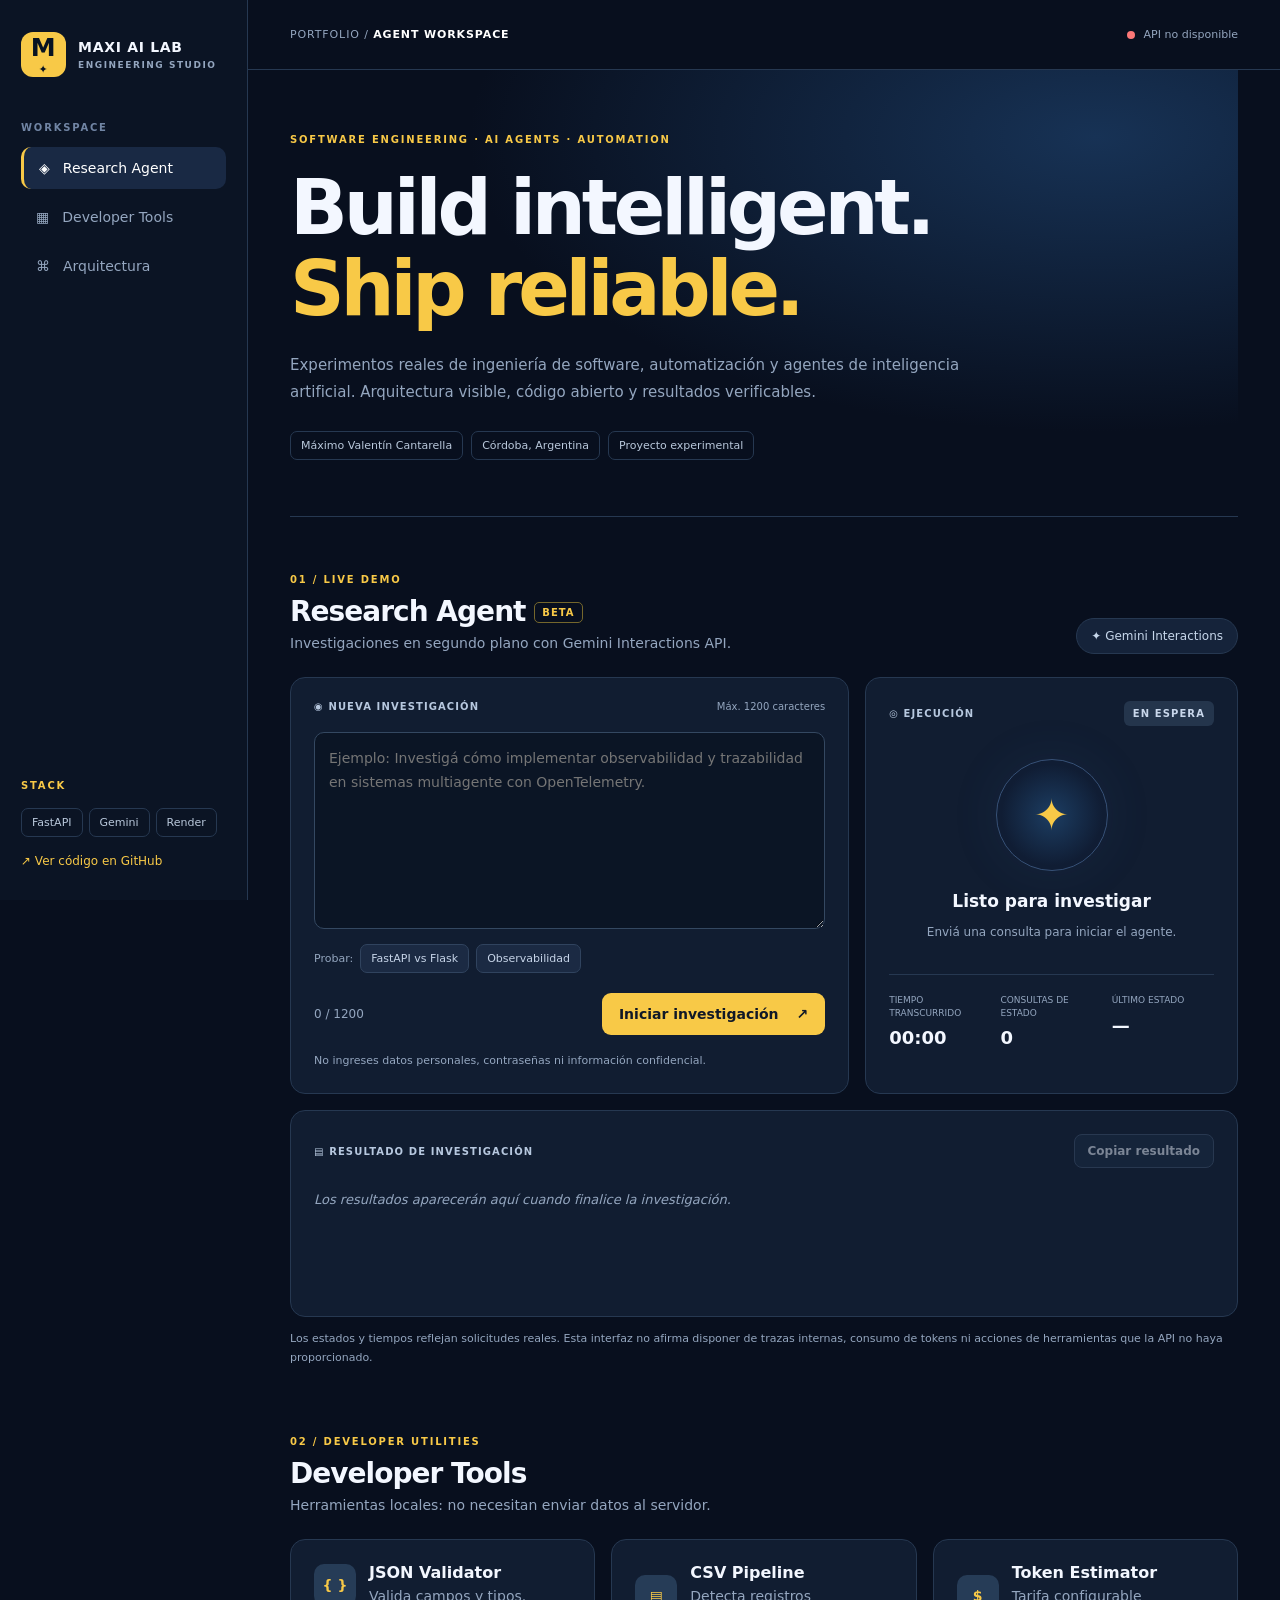
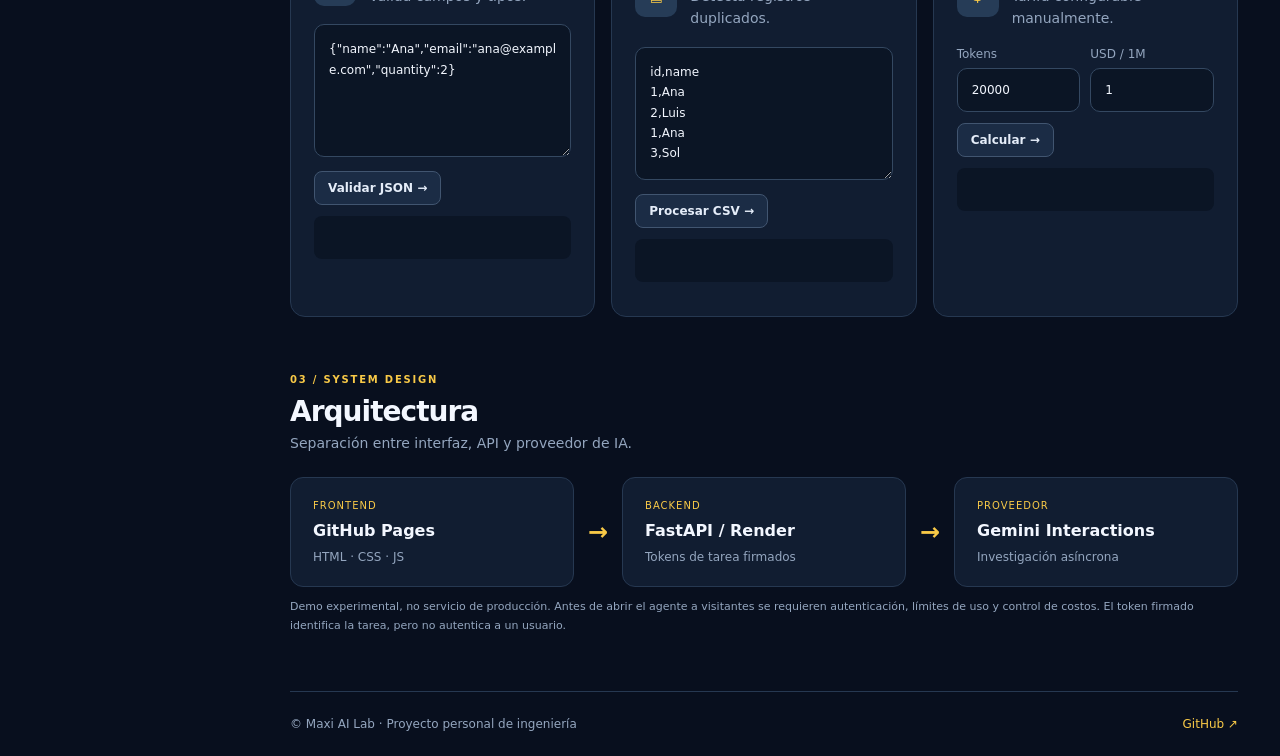
<file: index.html>
<!doctype html>
<html lang="es"><head><meta charset="utf-8"><meta name="viewport" content="width=device-width,initial-scale=1"><meta name="theme-color" content="#080f1e"><meta name="description" content="Maxi AI Lab: agentes de investigación, automatización y herramientas de ingeniería."><title>Maxi AI Lab | Agent Engineering</title><link rel="stylesheet" href="styles.css"></head>
<body>
<div class="shell">
<aside class="sidebar"><a class="brand" href="#inicio"><span class="brand-mark">M<span>✦</span></span><span>MAXI <strong>AI LAB</strong><small>ENGINEERING STUDIO</small></span></a><div class="nav-heading">WORKSPACE</div><nav><a class="nav-link active" href="#agente">◈ <span>Research Agent</span></a><a class="nav-link" href="#herramientas">▦ <span>Developer Tools</span></a><a class="nav-link" href="#arquitectura">⌘ <span>Arquitectura</span></a></nav><div class="side-bottom"><div class="tiny-label">STACK</div><div class="stack-tags"><span>FastAPI</span><span>Gemini</span><span>Render</span></div><a href="https://github.com/maxicantarella1/maxi-ai-lab" target="_blank" rel="noopener noreferrer">↗ Ver código en GitHub</a></div></aside>
<div class="content"><header class="topbar"><span>PORTFOLIO / <strong>AGENT WORKSPACE</strong></span><div class="live-indicator"><span id="api-dot" class="dot"></span><span id="api-state">Verificando API…</span></div></header><main id="inicio">
<div class="hero"><div class="eyebrow">SOFTWARE ENGINEERING · AI AGENTS · AUTOMATION</div><h1>Build intelligent.<br><em>Ship reliable.</em></h1><p>Experimentos reales de ingeniería de software, automatización y agentes de inteligencia artificial. Arquitectura visible, código abierto y resultados verificables.</p><div class="hero-meta"><span>Máximo Valentín Cantarella</span><span>Córdoba, Argentina</span><span>Proyecto experimental</span></div></div>
<section id="agente" class="workspace"><div class="section-heading"><div><span class="overline">01 / LIVE DEMO</span><h2>Research Agent <span class="beta">BETA</span></h2><p>Investigaciones en segundo plano con Gemini Interactions API.</p></div><div class="model-pill">✦ Gemini Interactions</div></div><div class="work-grid"><div class="panel prompt-panel"><div class="panel-heading"><span>◉ NUEVA INVESTIGACIÓN</span><span class="hint">Máx. 1200 caracteres</span></div><form id="research-form"><label for="research-question" class="sr-only">Pregunta de investigación</label><textarea id="research-question" rows="7" minlength="5" maxlength="1200" required placeholder="Ejemplo: Investigá cómo implementar observabilidad y trazabilidad en sistemas multiagente con OpenTelemetry."></textarea><div class="examples"><span>Probar:</span><button type="button" class="chip" data-example="Compará FastAPI y Flask para construir APIs de inteligencia artificial.">FastAPI vs Flask</button><button type="button" class="chip" data-example="Investigá buenas prácticas de observabilidad en sistemas multiagente.">Observabilidad</button></div><div class="form-footer"><span id="char-count">0 / 1200</span><button class="primary-btn" id="research-submit" type="submit">Iniciar investigación <span>↗</span></button></div></form><p class="privacy-note">No ingreses datos personales, contraseñas ni información confidencial.</p></div><div class="panel monitor-panel"><div class="panel-heading"><span>◎ EJECUCIÓN</span><span id="state-badge" class="state-badge">EN ESPERA</span></div><div class="monitor-visual"><div class="orb" id="orb"><div class="orb-inner">✦</div></div><div class="monitor-title" id="research-status" role="status" aria-live="polite">Listo para investigar</div><p id="monitor-description">Enviá una consulta para iniciar el agente.</p></div><div class="metrics"><div><small>TIEMPO TRANSCURRIDO</small><strong id="elapsed">00:00</strong></div><div><small>CONSULTAS DE ESTADO</small><strong id="polls">0</strong></div><div><small>ÚLTIMO ESTADO</small><strong id="provider-state">—</strong></div></div></div></div><div class="panel results-panel"><div class="panel-heading"><span>▤ RESULTADO DE INVESTIGACIÓN</span><button type="button" id="copy-result" class="secondary-btn" disabled>Copiar resultado</button></div><div id="research-output" class="research-output" aria-live="polite"><p class="empty-result">Los resultados aparecerán aquí cuando finalice la investigación.</p></div></div><p class="source-note">Los estados y tiempos reflejan solicitudes reales. Esta interfaz no afirma disponer de trazas internas, consumo de tokens ni acciones de herramientas que la API no haya proporcionado.</p></section>
<section id="herramientas" class="tools-section"><div class="section-heading"><div><span class="overline">02 / DEVELOPER UTILITIES</span><h2>Developer Tools</h2><p>Herramientas locales: no necesitan enviar datos al servidor.</p></div></div><div class="tools-grid"><article class="panel tool-card"><div class="tool-head"><span class="tool-icon">{ }</span><div><h3>JSON Validator</h3><p>Valida campos y tipos.</p></div></div><label for="json" class="sr-only">JSON</label><textarea id="json" rows="5">{"name":"Ana","email":"ana@example.com","quantity":2}</textarea><button id="validate" type="button" class="secondary-btn">Validar JSON →</button><pre id="validation" class="tool-result"></pre></article><article class="panel tool-card"><div class="tool-head"><span class="tool-icon">▤</span><div><h3>CSV Pipeline</h3><p>Detecta registros duplicados.</p></div></div><label for="csv" class="sr-only">CSV</label><textarea id="csv" rows="5">id,name
1,Ana
2,Luis
1,Ana
3,Sol</textarea><button id="process" type="button" class="secondary-btn">Procesar CSV →</button><pre id="csvResult" class="tool-result"></pre></article><article class="panel tool-card"><div class="tool-head"><span class="tool-icon">$</span><div><h3>Token Estimator</h3><p>Tarifa configurable manualmente.</p></div></div><div class="input-pair"><label for="tokens">Tokens<input id="tokens" type="number" min="0" value="20000"></label><label for="rate">USD / 1M<input id="rate" type="number" min="0" step="0.01" value="1"></label></div><button id="calculate" type="button" class="secondary-btn">Calcular →</button><pre id="estimate" class="tool-result"></pre></article></div></section>
<section id="arquitectura" class="architecture"><div class="section-heading"><div><span class="overline">03 / SYSTEM DESIGN</span><h2>Arquitectura</h2><p>Separación entre interfaz, API y proveedor de IA.</p></div></div><div class="architecture-flow"><div><small>FRONTEND</small><strong>GitHub Pages</strong><span>HTML · CSS · JS</span></div><b>→</b><div><small>BACKEND</small><strong>FastAPI / Render</strong><span>Tokens de tarea firmados</span></div><b>→</b><div><small>PROVEEDOR</small><strong>Gemini Interactions</strong><span>Investigación asíncrona</span></div></div><p class="architecture-note">Demo experimental, no servicio de producción. Antes de abrir el agente a visitantes se requieren autenticación, límites de uso y control de costos. El token firmado identifica la tarea, pero no autentica a un usuario.</p></section><footer>© Maxi AI Lab · Proyecto personal de ingeniería <a href="https://github.com/maxicantarella1/maxi-ai-lab" target="_blank" rel="noopener noreferrer">GitHub ↗</a></footer></main></div></div>
<script src="config.js"></script><script src="app.js"></script><script src="research.js"></script></body></html>
</file>
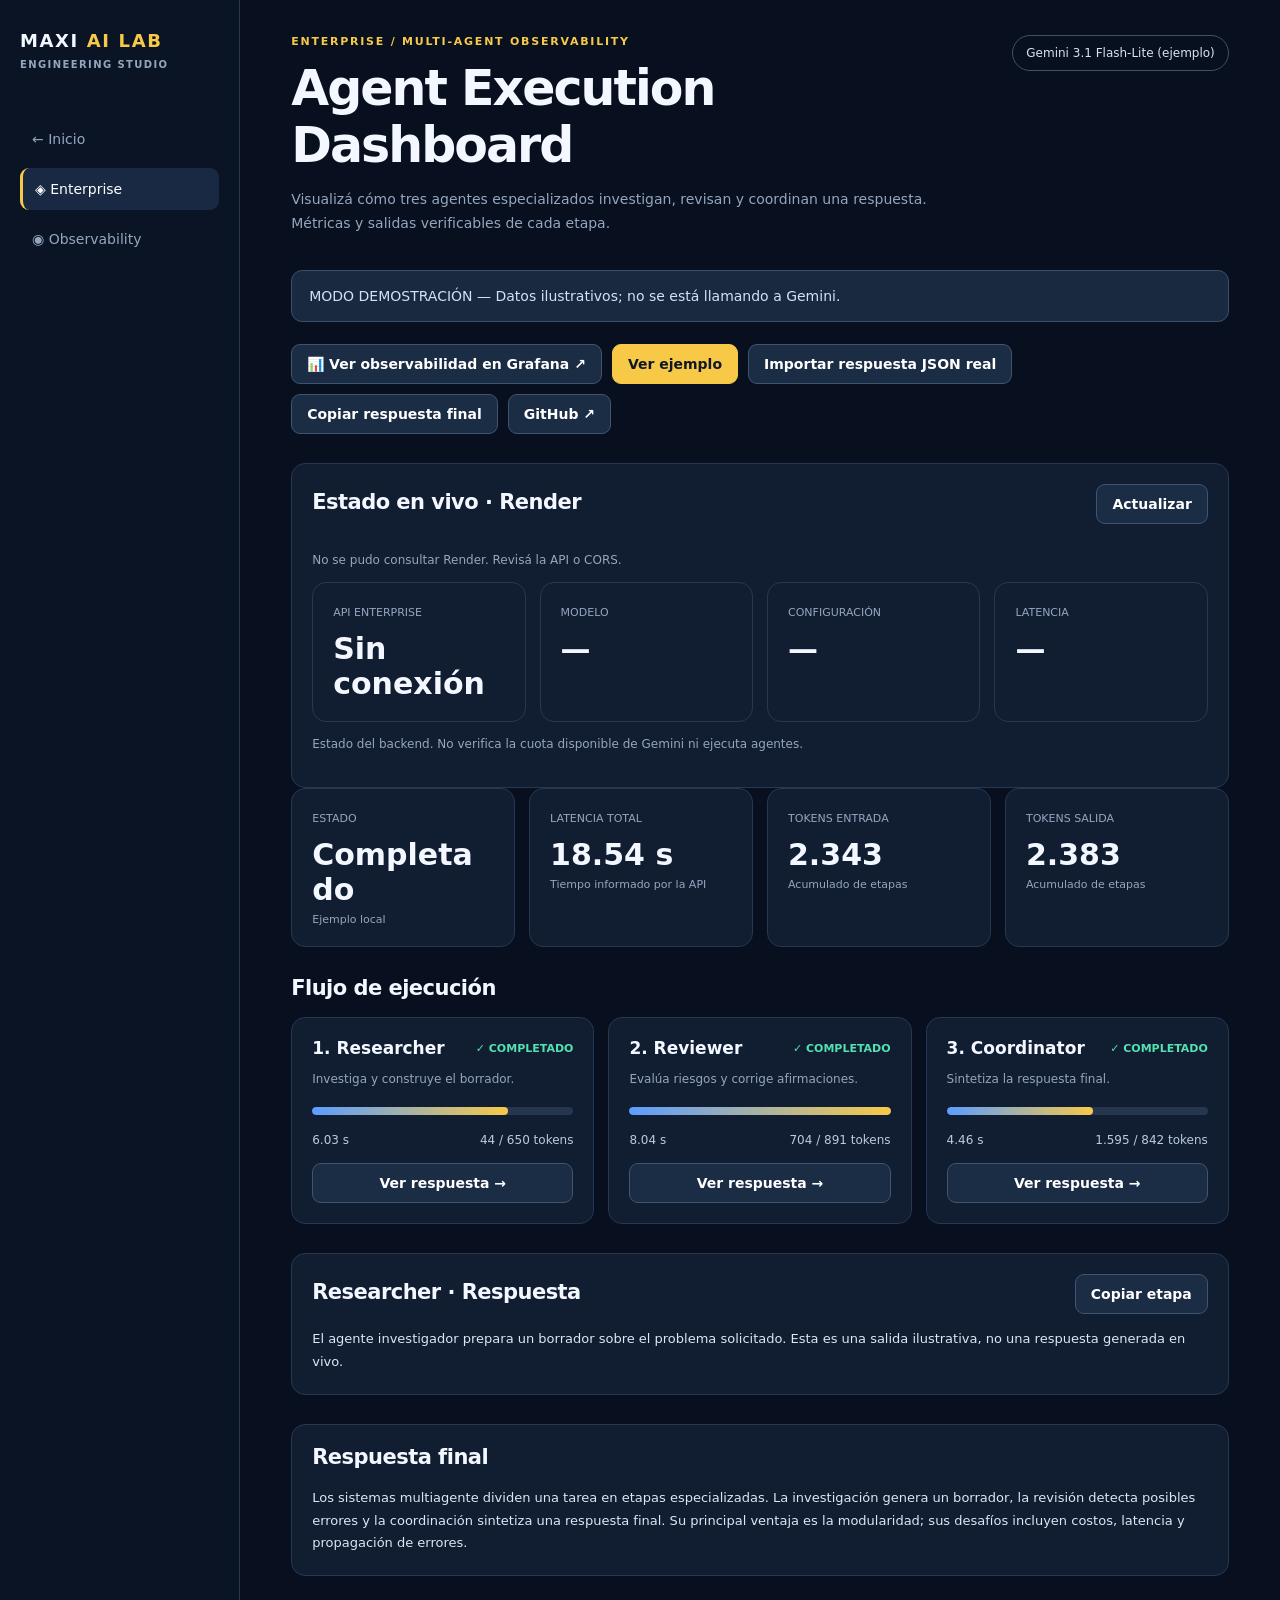
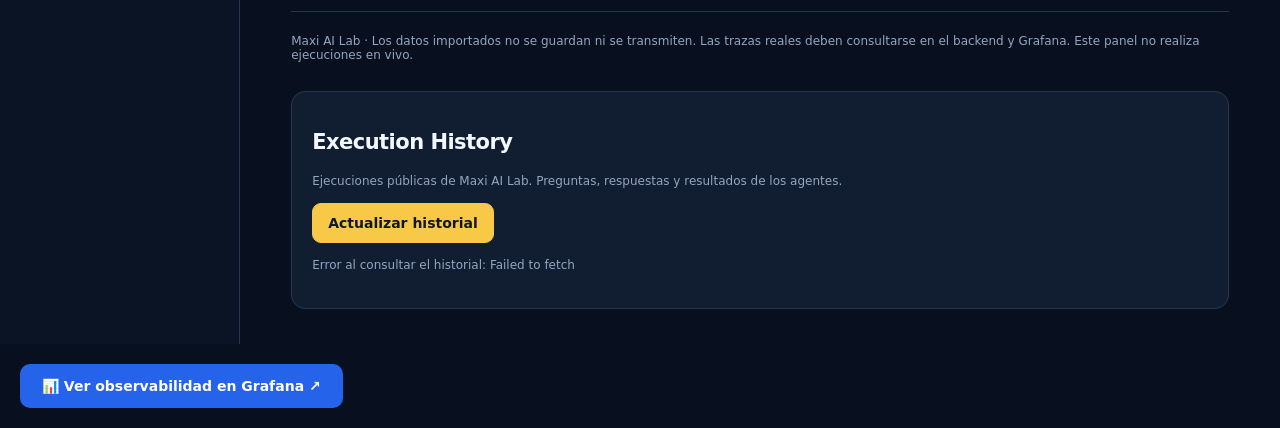
<file: enterprise-dashboard.html>
<!doctype html>
<html lang="es"><head><meta charset="utf-8"><meta name="viewport" content="width=device-width,initial-scale=1"><meta name="theme-color" content="#080f1e"><title>Maxi AI Lab | Enterprise Dashboard</title><style>
:root{color-scheme:dark;--bg:#080f1e;--surface:#111d31;--surface2:#0d1728;--border:#263851;--text:#f3f7ff;--muted:#94a6bf;--accent:#f8c947;--blue:#5b9dff;--green:#53e1b2}*{box-sizing:border-box}body{margin:0;background:var(--bg);color:var(--text);font:14px Inter,system-ui,-apple-system,Segoe UI,sans-serif}a{color:inherit;text-decoration:none}.layout{display:grid;grid-template-columns:240px minmax(0,1fr);min-height:100vh}aside{border-right:1px solid var(--border);background:#0b1424;padding:30px 20px}.brand{font-weight:900;letter-spacing:.09em;font-size:18px}.brand b{color:var(--accent)}.brand small{display:block;font-size:10px;color:var(--muted);margin-top:8px;letter-spacing:.14em}.nav{margin-top:48px;display:grid;gap:8px}.nav a{padding:13px 12px;border-radius:9px;color:var(--muted)}.nav a.active,.nav a:hover{background:#192944;color:white}.nav a.active{border-left:3px solid var(--accent)}main{padding:35px min(4vw,52px);max-width:1450px;width:100%;margin:auto}.eyebrow{color:var(--accent);font-size:11px;font-weight:800;letter-spacing:.16em}.head{display:flex;align-items:flex-start;justify-content:space-between;gap:20px}.head h1{font-size:clamp(30px,4vw,49px);letter-spacing:-.04em;margin:12px 0}.head p{color:var(--muted);line-height:1.7;max-width:670px}.pill{border:1px solid #40516c;border-radius:40px;padding:10px 13px;color:#d5e4f6;font-size:12px;white-space:nowrap}.banner{background:#192a40;border:1px solid #38516b;padding:14px 17px;border-radius:11px;color:#d3e1f5;margin:20px 0 22px;line-height:1.6}.actions{display:flex;gap:10px;flex-wrap:wrap;margin:18px 0 25px}button{border:1px solid #405570;background:#1b2c45;color:white;padding:11px 15px;border-radius:9px;font:inherit;font-weight:700;cursor:pointer}button:hover{border-color:var(--accent)}button.primary{background:var(--accent);color:#101827;border-color:var(--accent)}.metrics{display:grid;grid-template-columns:repeat(4,minmax(0,1fr));gap:14px}.metric,.panel{border:1px solid var(--border);background:var(--surface);border-radius:14px;padding:20px}.metric small{color:var(--muted);font-size:11px}.metric strong{display:block;font-size:clamp(19px,2.6vw,30px);margin-top:12px;overflow-wrap:anywhere}.metric span{display:block;color:var(--muted);font-size:11px;margin-top:6px}.section{margin-top:29px}.section h2{font-size:21px;letter-spacing:-.025em}.stages{display:grid;grid-template-columns:repeat(3,minmax(0,1fr));gap:14px}.stage-head{display:flex;align-items:center;justify-content:space-between;gap:9px}.stage-head h3{margin:0;font-size:17px}.status{color:var(--green);font-size:11px;font-weight:800}.stage p{color:var(--muted);font-size:12px;line-height:1.6}.stage .bar{height:8px;background:#26364e;border-radius:20px;overflow:hidden;margin:18px 0}.stage .bar div{height:100%;background:linear-gradient(90deg,#5b9dff,#f8c947);border-radius:20px}.stats{display:flex;justify-content:space-between;gap:8px;color:#b9cbe3;font-size:12px}.stage button{margin-top:16px;width:100%}.output{white-space:pre-wrap;overflow-wrap:anywhere;line-height:1.75;color:#dbe6f6;max-height:380px;overflow:auto;font-size:13px}.output:empty:before{content:'Elegí una etapa para ver su respuesta.';color:var(--muted)}.panel-title{display:flex;justify-content:space-between;align-items:center;gap:10px}.panel-title h2{margin:0 0 18px}.panel-title button{margin-bottom:14px}.json-input{width:100%;min-height:125px;background:#0a1526;color:#dce8f8;border:1px solid #3b506a;border-radius:9px;padding:13px;font:12px ui-monospace,Consolas,monospace;resize:vertical}.help{color:var(--muted);font-size:12px;line-height:1.7}.error{color:#ff9f9f}.footer{border-top:1px solid var(--border);margin-top:35px;padding-top:22px;color:var(--muted);font-size:12px}.hidden{display:none}@media(max-width:1050px){.layout{grid-template-columns:1fr}aside{padding:16px 22px;display:flex;align-items:center;justify-content:space-between}.nav{margin:0;display:flex}.metrics{grid-template-columns:repeat(2,1fr)}}@media(max-width:690px){main{padding:24px 16px}.head{display:block}.head .pill{display:inline-block}.stages{grid-template-columns:1fr}.metrics{gap:9px}.metric{padding:15px}.nav{gap:0}.nav a{font-size:12px;padding:9px}}
</style></head><body><div class="layout"><aside><a class="brand" href="./index.html">MAXI <b>AI LAB</b><small>ENGINEERING STUDIO</small></a><nav class="nav"><a href="./index.html">← Inicio</a><a class="active" href="#dashboard">◈ Enterprise</a>
<a href="#observability" id="nav-observability">
  ◉ Observability
</a>
</nav></aside><main id="dashboard"><div class="head"><div><div class="eyebrow">ENTERPRISE / MULTI-AGENT OBSERVABILITY</div><h1>Agent Execution Dashboard</h1><p>Visualizá cómo tres agentes especializados investigan, revisan y coordinan una respuesta. Métricas y salidas verificables de cada etapa.</p></div><span class="pill" id="model">Gemini · Ejemplo</span></div><div class="banner" id="mode">MODO DEMOSTRACIÓN — Los datos iniciales son ilustrativos. No se está llamando a Gemini.</div><div class="actions">
<a
  href="https://boldriver272.grafana.net/goto/smhk9s"
  target="_blank"
  rel="noopener noreferrer"
>
  <button type="button">
    📊 Ver observabilidad en Grafana ↗
  </button>
</a>
<button class="primary" id="demo">Ver ejemplo</button><button id="toggle-import">Importar respuesta JSON real</button><button id="copy-answer">Copiar respuesta final</button><a href="https://github.com/maxicantarella1/maxi-ai-lab" target="_blank" rel="noopener noreferrer"><button>GitHub ↗</button></a></div><section id="import-section" class="panel hidden"><h2>Importar resultado real</h2><p class="help">Pegá únicamente el JSON del <b>Response body</b> de Swagger. Eliminá cualquier token, clave o dato privado. El contenido se procesa localmente en tu navegador; no se envía a ningún servidor.</p><textarea id="json" class="json-input" placeholder='{"status":"completed","model":"...","stages":[...],"answer":"..."}'></textarea><div class="actions"><button class="primary" id="load">Cargar resultado</button><button id="clear">Limpiar</button></div><p id="message" class="help" role="status"></p></section>
<section class="section panel">
  <div class="panel-title">
    <h2>Estado en vivo · Render</h2>
    <button id="refresh-health" type="button">
      Actualizar
    </button>
  </div>

  <p id="health-message" class="help" role="status">
    Comprobando conexión...
  </p>

  <div class="metrics">
    <div class="metric">
      <small>API ENTERPRISE</small>
      <strong id="health-status">—</strong>
    </div>
    <div class="metric">
      <small>MODELO</small>
      <strong id="health-model">—</strong>
    </div>
    <div class="metric">
      <small>CONFIGURACIÓN</small>
      <strong id="health-config">—</strong>
    </div>
    <div class="metric">
      <small>LATENCIA</small>
      <strong id="health-latency">—</strong>
    </div>
  </div>

  <p class="help">
    Estado del backend. No verifica la cuota
    disponible de Gemini ni ejecuta agentes.
  </p>
</section>
<section class="metrics" aria-label="Métricas"><div class="metric"><small>ESTADO</small><strong id="status">Completado</strong><span id="run-id">Ejemplo local</span></div><div class="metric"><small>LATENCIA TOTAL</small><strong id="elapsed">—</strong><span>Tiempo informado por la API</span></div><div class="metric"><small>TOKENS ENTRADA</small><strong id="input">—</strong><span>Acumulado de etapas</span></div><div class="metric"><small>TOKENS SALIDA</small><strong id="output">—</strong><span>Acumulado de etapas</span></div></section><section class="section"><h2>Flujo de ejecución</h2><div class="stages" id="stages"></div></section><section class="section panel"><div class="panel-title"><h2 id="detail-title">Respuesta del agente</h2><button id="copy-stage">Copiar etapa</button></div><div class="output" id="detail" aria-live="polite"></div></section><section class="section panel"><div class="panel-title"><h2>Respuesta final</h2></div><div class="output" id="answer"></div></section>
<section id="observability" class="section panel hidden">
  <h2>Observability Center</h2>
  <p class="help">
    Monitoreo de latencia, tokens, ejecuciones
    y errores de los agentes de Maxi AI Lab.
  </p>
  <div class="actions">
    <a href="https://boldriver272.grafana.net/goto/smhk9s"
       target="_blank"
       rel="noopener noreferrer">
      <button type="button">
        Abrir Grafana Cloud ↗
      </button>
    </a>
  </div>
  <p class="help">
    Los gráficos están alojados en Grafana Cloud.
    Puede ser necesario iniciar sesión para verlos.
  </p>
</section>
<div class="footer">Maxi AI Lab · Los datos importados no se guardan ni se transmiten. Las trazas reales deben consultarse en el backend y Grafana. Este panel no realiza ejecuciones en vivo.</div></main></div><script>
'use strict';
const $=id=>document.getElementById(id);
const fmt=n=>Number.isFinite(n)?new Intl.NumberFormat('es-AR').format(n):'—';
const sample={status:'completed',model:'Gemini 3.1 Flash-Lite (ejemplo)',elapsed_ms:18537,total_input_tokens:2343,total_output_tokens:2383,answer:'Los sistemas multiagente dividen una tarea en etapas especializadas. La investigación genera un borrador, la revisión detecta posibles errores y la coordinación sintetiza una respuesta final. Su principal ventaja es la modularidad; sus desafíos incluyen costos, latencia y propagación de errores.',stages:[{role:'researcher',elapsed_ms:6030,input_tokens:44,output_tokens:650,text:'El agente investigador prepara un borrador sobre el problema solicitado. Esta es una salida ilustrativa, no una respuesta generada en vivo.'},{role:'reviewer',elapsed_ms:8042,input_tokens:704,output_tokens:891,text:'El revisor analiza el borrador, identifica afirmaciones sin respaldo y señala riesgos. Esta es una salida ilustrativa.'},{role:'coordinator',elapsed_ms:4465,input_tokens:1595,output_tokens:842,text:'El coordinador integra la investigación y las observaciones críticas en una respuesta final. Esta es una salida ilustrativa.'}]};
let current=sample,selected=0;
const labels={researcher:'Researcher',reviewer:'Reviewer',coordinator:'Coordinator'};
function safeText(id,value){$(id).textContent=value;}
function render(data,isReal){current=data;selected=0;safeText('model',data.model||'Modelo no indicado');safeText('mode',isReal?'RESULTADO IMPORTADO — Datos de una respuesta real proporcionada manualmente. No hay conexión en vivo.':'MODO DEMOSTRACIÓN — Datos ilustrativos; no se está llamando a Gemini.');safeText('status',data.status==='completed'?'Completado':String(data.status));safeText('run-id',isReal&&data.run_id?'Run: '+data.run_id:'Ejemplo local');safeText('elapsed',typeof data.elapsed_ms==='number'?(data.elapsed_ms/1000).toFixed(2)+' s':'—');safeText('input',fmt(data.total_input_tokens));safeText('output',fmt(data.total_output_tokens));safeText('answer',data.answer||'No hay respuesta final.');const root=$('stages');root.replaceChildren();const max=Math.max(1,...data.stages.map(s=>s.elapsed_ms||0));data.stages.forEach((s,i)=>{const panel=document.createElement('article');panel.className='panel stage';const head=document.createElement('div');head.className='stage-head';const title=document.createElement('h3');title.textContent=(i+1)+'. '+(labels[s.role]||s.role);const status=document.createElement('span');status.className='status';status.textContent='✓ COMPLETADO';head.append(title,status);const desc=document.createElement('p');desc.textContent=({researcher:'Investiga y construye el borrador.',reviewer:'Evalúa riesgos y corrige afirmaciones.',coordinator:'Sintetiza la respuesta final.'})[s.role]||'Etapa del flujo';const bar=document.createElement('div');bar.className='bar';const fill=document.createElement('div');fill.style.width=Math.round(100*(s.elapsed_ms||0)/max)+'%';bar.append(fill);const stats=document.createElement('div');stats.className='stats';const t=document.createElement('span');t.textContent=typeof s.elapsed_ms==='number'?(s.elapsed_ms/1000).toFixed(2)+' s':'—';const tokens=document.createElement('span');tokens.textContent=fmt(s.input_tokens)+' / '+fmt(s.output_tokens)+' tokens';stats.append(t,tokens);const btn=document.createElement('button');btn.textContent='Ver respuesta →';btn.addEventListener('click',()=>showStage(i));panel.append(head,desc,bar,stats,btn);root.append(panel)});showStage(0)}
function showStage(i){selected=i;const s=current.stages[i];safeText('detail-title',(labels[s.role]||s.role)+' · Respuesta');safeText('detail',s.text||'Sin texto devuelto.')}
function validate(x){if(!x||x.status!=='completed'||typeof x.model!=='string'||!Array.isArray(x.stages)||x.stages.length<1||x.stages.length>12||typeof x.answer!=='string')throw Error('El JSON debe contener status="completed", model, stages y answer.');for(const s of x.stages){if(!s||typeof s.role!=='string'||typeof s.text!=='string')throw Error('Cada etapa debe incluir role y text.')}return x}
$('demo').addEventListener('click',()=>render(sample,false));$('toggle-import').addEventListener('click',()=>$('import-section').classList.toggle('hidden'));$('load').addEventListener('click',()=>{try{const obj=validate(JSON.parse($('json').value));render(obj,true);safeText('message','Resultado cargado correctamente.');$('json').value='';}catch(e){safeText('message','Error: '+e.message);$('message').className='help error'}});$('clear').addEventListener('click',()=>{$('json').value='';safeText('message','')});$('copy-answer').addEventListener('click',()=>navigator.clipboard.writeText(current.answer||'').catch(()=>alert('No se pudo copiar.')));$('copy-stage').addEventListener('click',()=>navigator.clipboard.writeText(current.stages[selected].text||'').catch(()=>alert('No se pudo copiar.')));render(sample,false);

async function checkEnterpriseHealth() {
  const base = "https://maxi-ai-lab-1.onrender.com";
  const button = document.getElementById("refresh-health");
  const show = (id, value) => {
    document.getElementById(id).textContent = value;
  };

  button.disabled = true;
  show("health-message", "Consultando Render...");

  const controller = new AbortController();
  const timeout = setTimeout(() => controller.abort(), 65000);
  const started = performance.now();

  try {
    const response = await fetch(
      base + "/api/enterprise/health",
      { signal: controller.signal, cache: "no-store" }
    );

    if (!response.ok) {
      throw new Error("HTTP " + response.status);
    }

    const data = await response.json();

    show("health-status",
      data.status === "ok" ? "Operativa" : "No disponible"
    );

    show("health-model", data.model || "No informado");

    show("health-config",
      data.configured ? "Configurada" : "Incompleta"
    );

    show("health-latency",
      ((performance.now() - started) / 1000).toFixed(2) + " s"
    );

    show("health-message",
      "Última comprobación: " +
      new Date().toLocaleTimeString("es-AR")
    );

  } catch (error) {
    show("health-status", "Sin conexión");
    show("health-model", "—");
    show("health-config", "—");
    show("health-latency", "—");

    show("health-message",
      "No se pudo consultar Render. Revisá la API o CORS."
    );
  } finally {
    clearTimeout(timeout);
    button.disabled = false;
  }
}

document.getElementById("refresh-health")
  .addEventListener("click", checkEnterpriseHealth);

checkEnterpriseHealth(); 
const navObservability = document.getElementById("nav-observability");
const observability = document.getElementById("observability");

navObservability.addEventListener("click", () => {
  observability.classList.remove("hidden");
  observability.scrollIntoView({ behavior: "smooth" });
});


const historySection = document.createElement("section");
historySection.className = "section";
historySection.id = "execution-history";

historySection.innerHTML = `
  <div class="panel">
    <h2>Execution History</h2>
    <p class="help">
      Ejecuciones públicas de Maxi AI Lab.
      Preguntas, respuestas y resultados de los agentes.
    </p>
    <button id="load-history" class="primary">
      Actualizar historial
    </button>
    <p id="history-message" class="help"></p>
    <div id="history-results"></div>
    <div id="history-detail" class="hidden"></div>
  </div>
`;

document.querySelector("main").append(historySection);

const historyResults = document.getElementById("history-results");
const historyDetail = document.getElementById("history-detail");
const historyMessage = document.getElementById("history-message");

const publicHistoryAPI =
  "https://maxi-ai-lab-1.onrender.com/api/enterprise/public/history";

async function loadPublicHistory() {
  historyMessage.textContent = "Cargando historial...";
  historyResults.replaceChildren();
  historyDetail.replaceChildren();
  historyDetail.classList.add("hidden");

  try {
    const response = await fetch(publicHistoryAPI, {
      cache: "no-store"
    });

    if (!response.ok) {
      throw new Error("HTTP " + response.status);
    }

    const executions = await response.json();

    historyMessage.textContent =
      executions.length + " ejecuciones públicas encontradas.";

    for (const item of executions) {
      const card = document.createElement("div");
      card.className = "panel";
      card.style.marginTop = "12px";

      const title = document.createElement("h3");
      title.textContent = item.prompt || "Sin pregunta";

      const info = document.createElement("p");
      info.className = "help";
      info.textContent =
        item.status + " · " +
        item.model + " · " +
        ((item.elapsed_ms || 0) / 1000).toFixed(2) + " s";

      const button = document.createElement("button");
      button.textContent = "Ver respuesta y agentes →";

      button.addEventListener("click", async () => {
        historyDetail.classList.remove("hidden");
        historyDetail.textContent = "Cargando detalle...";

        try {
          const detailResponse = await fetch(
            publicHistoryAPI + "/" +
            encodeURIComponent(item.run_id),
            { cache: "no-store" }
          );

          if (!detailResponse.ok) {
            throw new Error("HTTP " + detailResponse.status);
          }

          const detail = await detailResponse.json();
          historyDetail.replaceChildren();

          const heading = document.createElement("h2");
          heading.textContent = "Pregunta: " + detail.prompt;
          historyDetail.append(heading);

          for (const stage of detail.stages || []) {
            const panel = document.createElement("div");
            panel.className = "panel";
            panel.style.marginTop = "12px";

            const name = document.createElement("h3");
            name.textContent = stage.role;

            const output = document.createElement("div");
            output.className = "output";
            output.textContent = stage.text || "";

            panel.append(name, output);
            historyDetail.append(panel);
          }

          const finalPanel = document.createElement("div");
          finalPanel.className = "panel";
          finalPanel.style.marginTop = "12px";

          const finalTitle = document.createElement("h3");
          finalTitle.textContent = "Respuesta final";

          const finalText = document.createElement("div");
          finalText.className = "output";
          finalText.textContent = detail.answer || "";

          finalPanel.append(finalTitle, finalText);
          historyDetail.append(finalPanel);

          historyDetail.scrollIntoView({
            behavior: "smooth",
            block: "start"
          });

        } catch (error) {
          historyDetail.textContent =
            "No se pudo cargar el detalle: " + error.message;
        }
      });

      card.append(title, info, button);
      historyResults.append(card);
    }

  } catch (error) {
    historyMessage.textContent =
      "Error al consultar el historial: " + error.message;
  }
}

document.getElementById("load-history")
  .addEventListener("click", loadPublicHistory);

// Carga automática al abrir el dashboard.
loadPublicHistory();


</script>
<a href="https://boldriver272.grafana.net/goto/smhk9s"
   target="_blank"
   rel="noopener noreferrer"
   style="display:inline-block;padding:14px 22px;background:#2563eb;color:white;border-radius:10px;text-decoration:none;font-weight:bold;margin:20px;">
  📊 Ver observabilidad en Grafana ↗
</a>
</body></html>
</file>
<file: styles.css>
:root{color-scheme:dark;--bg:#080f1e;--surface:#111d31;--surface2:#0d1728;--border:#263851;--text:#f3f7ff;--muted:#94a6bf;--accent:#f8c947;--blue:#5b9dff}*{box-sizing:border-box}html{scroll-behavior:smooth}body{margin:0;background:var(--bg);color:var(--text);font-family:Inter,ui-sans-serif,system-ui,-apple-system,Segoe UI,sans-serif;font-size:14px}button,textarea,input{font:inherit}button{cursor:pointer}button:disabled{opacity:.5;cursor:not-allowed}a{color:inherit;text-decoration:none}.shell{display:grid;grid-template-columns:248px minmax(0,1fr);min-height:100vh}.sidebar{border-right:1px solid var(--border);padding:32px 21px;display:flex;flex-direction:column;gap:45px;position:sticky;top:0;height:100vh;background:#0b1424}.brand{display:flex;align-items:center;gap:12px;font-weight:900;letter-spacing:.05em}.brand-mark{display:grid;place-items:center;background:var(--accent);color:#081322;border-radius:12px;width:45px;height:45px;font-size:25px}.brand-mark span{font-size:11px;vertical-align:top}.brand small{display:block;color:var(--muted);font-size:9px;letter-spacing:.17em;margin-top:5px}.nav-heading,.tiny-label,.overline,.eyebrow{font-size:10px;letter-spacing:.18em;font-weight:800;color:var(--accent)}.nav-heading{color:#7185a4;margin-bottom:-31px}.sidebar nav{display:grid;gap:7px}.nav-link{padding:13px 15px;border-radius:10px;color:var(--muted);display:flex;gap:13px;align-items:center}.nav-link:hover,.nav-link.active{background:#192944;color:#fff}.nav-link.active{border-left:3px solid var(--accent)}.side-bottom{margin-top:auto;display:grid;gap:17px}.stack-tags{display:flex;flex-wrap:wrap;gap:6px}.stack-tags span,.hero-meta span{font-size:11px;padding:7px 10px;border:1px solid var(--border);border-radius:7px;color:#b9c8db}.side-bottom>a{font-size:12px;color:var(--accent)}.content{min-width:0}.topbar{height:70px;border-bottom:1px solid var(--border);display:flex;justify-content:space-between;align-items:center;padding:0 42px;font-size:11px;letter-spacing:.08em;color:var(--muted)}.topbar strong{color:#fff}.live-indicator{display:flex;align-items:center;gap:9px;letter-spacing:0}.dot{width:8px;height:8px;background:#9ca3af;border-radius:50%}.dot.ok{background:#39d4a0;box-shadow:0 0 12px #39d4a088}.dot.bad{background:#fb7777}main{max-width:1360px;margin:auto;padding:0 42px}.hero{padding:64px 0 56px;border-bottom:1px solid var(--border);background:radial-gradient(ellipse at 85% 15%,#173255 0,transparent 55%)}.hero h1{font-size:clamp(42px,6vw,76px);line-height:1.07;letter-spacing:-.055em;margin:22px 0}.hero h1 em{font-style:normal;color:var(--accent)}.hero p{max-width:680px;color:var(--muted);line-height:1.8;font-size:15px}.hero-meta{display:flex;gap:8px;flex-wrap:wrap;margin-top:25px}.workspace,.tools-section,.architecture{padding-top:53px}.section-heading{display:flex;align-items:end;justify-content:space-between;gap:16px;margin-bottom:23px}.section-heading h2{font-size:28px;margin:9px 0 4px;letter-spacing:-.035em}.section-heading p,.tool-head p{margin:0;color:var(--muted);line-height:1.6}.beta{font-size:10px;letter-spacing:.1em;color:var(--accent);border:1px solid #75672c;padding:4px 7px;border-radius:5px;vertical-align:middle}.model-pill{border:1px solid var(--border);background:#15233a;color:#c7d7eb;border-radius:40px;padding:10px 14px;font-size:12px}.work-grid{display:grid;grid-template-columns:minmax(0,1.2fr) minmax(290px,.8fr);gap:16px}.panel{background:var(--surface);border:1px solid var(--border);border-radius:15px;padding:23px;min-width:0}.panel-heading{display:flex;align-items:center;justify-content:space-between;gap:12px;color:#b7c8df;font-weight:800;letter-spacing:.11em;font-size:10px;margin-bottom:20px}.hint{font-weight:500;letter-spacing:0;color:var(--muted)}textarea,input{background:#0b1525;border:1px solid #344861;color:var(--text);border-radius:10px;padding:14px;width:100%;outline:none}textarea:focus,input:focus{border-color:var(--accent);box-shadow:0 0 0 2px #f8c94722}textarea{resize:vertical;line-height:1.7}.prompt-panel textarea{min-height:170px}.examples{display:flex;gap:7px;flex-wrap:wrap;align-items:center;margin-top:12px}.examples>span{color:var(--muted);font-size:11px}.chip{background:#1b2a43;border:1px solid #30435e;color:#c6d4e8;padding:7px 10px;border-radius:7px;font-size:11px}.chip:hover{border-color:var(--accent)}.form-footer{display:flex;justify-content:space-between;align-items:center;gap:10px;margin-top:20px}#char-count{color:var(--muted);font-size:12px}.primary-btn{border:0;background:var(--accent);color:#101827;font-weight:850;border-radius:9px;padding:13px 17px}.primary-btn span{margin-left:13px}.privacy-note,.source-note,.architecture-note{font-size:11px;color:var(--muted);line-height:1.7}.privacy-note{margin-bottom:0;margin-top:17px}.state-badge{color:#c9d7eb;background:#24354c;padding:7px 9px;border-radius:6px;font-size:10px}.state-badge.running{color:#f8c947;background:#4b3e20}.state-badge.done{color:#53e1b2;background:#173d39}.state-badge.error{color:#ff9797;background:#46272e}.monitor-visual{text-align:center;padding:13px 5px 20px}.orb{width:112px;height:112px;border:1px solid #375177;border-radius:50%;margin:0 auto 20px;display:grid;place-items:center;background:radial-gradient(circle,#1c3d62,#101d34 65%);box-shadow:0 0 50px #3668a51a}.orb-inner{font-size:43px;color:var(--accent)}.orb.active{animation:pulse 2s infinite}@keyframes pulse{50%{box-shadow:0 0 42px #f8c94755;transform:scale(1.035)}}.monitor-title{font-size:17px;font-weight:750}.monitor-visual p{color:var(--muted);font-size:12px;line-height:1.6}.metrics{border-top:1px solid var(--border);display:grid;grid-template-columns:repeat(3,minmax(0,1fr));gap:9px;padding-top:19px}.metrics small{font-size:9px;color:var(--muted);display:block;line-height:1.4}.metrics strong{display:block;margin-top:8px;font-size:18px;overflow-wrap:anywhere}.results-panel{margin-top:16px}.secondary-btn{border:1px solid #415570;background:#1b2c45;color:#e5edf9;border-radius:8px;padding:9px 13px;font-weight:650;font-size:12px}.secondary-btn:hover{border-color:var(--accent)}.research-output{white-space:pre-wrap;overflow-wrap:anywhere;line-height:1.8;color:#dce7f6;min-height:105px;font-size:13px}.empty-result{color:var(--muted);font-style:italic}.source-note{margin-top:13px}.tools-grid{display:grid;grid-template-columns:repeat(3,minmax(0,1fr));gap:16px}.tool-head{display:flex;gap:13px;align-items:center;margin-bottom:17px}.tool-icon{display:grid;place-items:center;width:42px;height:42px;flex:none;border-radius:10px;background:#263c57;color:var(--accent);font-weight:900}.tool-head h3{margin:0 0 3px;font-size:16px}.tool-card textarea{height:133px;font-size:12px}.tool-card>.secondary-btn{margin-top:11px}.tool-result{white-space:pre-wrap;overflow-wrap:anywhere;min-height:43px;background:#0b1525;border-radius:8px;padding:12px;color:#c6d6eb;font-size:11px}.input-pair{display:grid;grid-template-columns:1fr 1fr;gap:10px}.input-pair label{color:var(--muted);font-size:12px}.input-pair input{margin-top:7px}.architecture-flow{display:flex;align-items:center;gap:14px}.architecture-flow>div{flex:1;min-width:0;background:var(--surface);border:1px solid var(--border);padding:22px;border-radius:13px;display:grid;gap:10px}.architecture-flow>div small{font-size:10px;color:var(--accent);letter-spacing:.1em}.architecture-flow>div strong{font-size:16px}.architecture-flow>div span{color:var(--muted);font-size:12px}.architecture-flow>b{color:var(--accent);font-size:24px}footer{display:flex;justify-content:space-between;gap:12px;border-top:1px solid var(--border);margin-top:55px;padding:25px 0;color:var(--muted);font-size:12px}footer a{color:var(--accent)}.sr-only{position:absolute;width:1px;height:1px;padding:0;margin:-1px;overflow:hidden;clip:rect(0,0,0,0);white-space:nowrap;border:0}@media(max-width:1050px){.shell{grid-template-columns:1fr}.sidebar{position:static;height:auto;padding:17px 23px;flex-direction:row;align-items:center;gap:20px;border-right:0;border-bottom:1px solid var(--border)}.sidebar .nav-heading,.side-bottom{display:none}.sidebar nav{display:flex;margin-left:auto}.nav-link{padding:9px}.topbar{padding:0 24px}main{padding:0 24px}}@media(max-width:760px){.sidebar nav span{display:none}.topbar{font-size:10px}.work-grid,.tools-grid{grid-template-columns:1fr}.hero{padding:43px 0}.model-pill{display:none}.metrics strong{font-size:15px}.architecture-flow{flex-direction:column;align-items:stretch}.architecture-flow>b{text-align:center;transform:rotate(90deg)}.section-heading h2{font-size:25px}main{padding:0 16px}.panel{padding:18px}.sidebar{padding:14px}.brand{font-size:12px}.brand-mark{width:37px;height:37px}}
</file>
